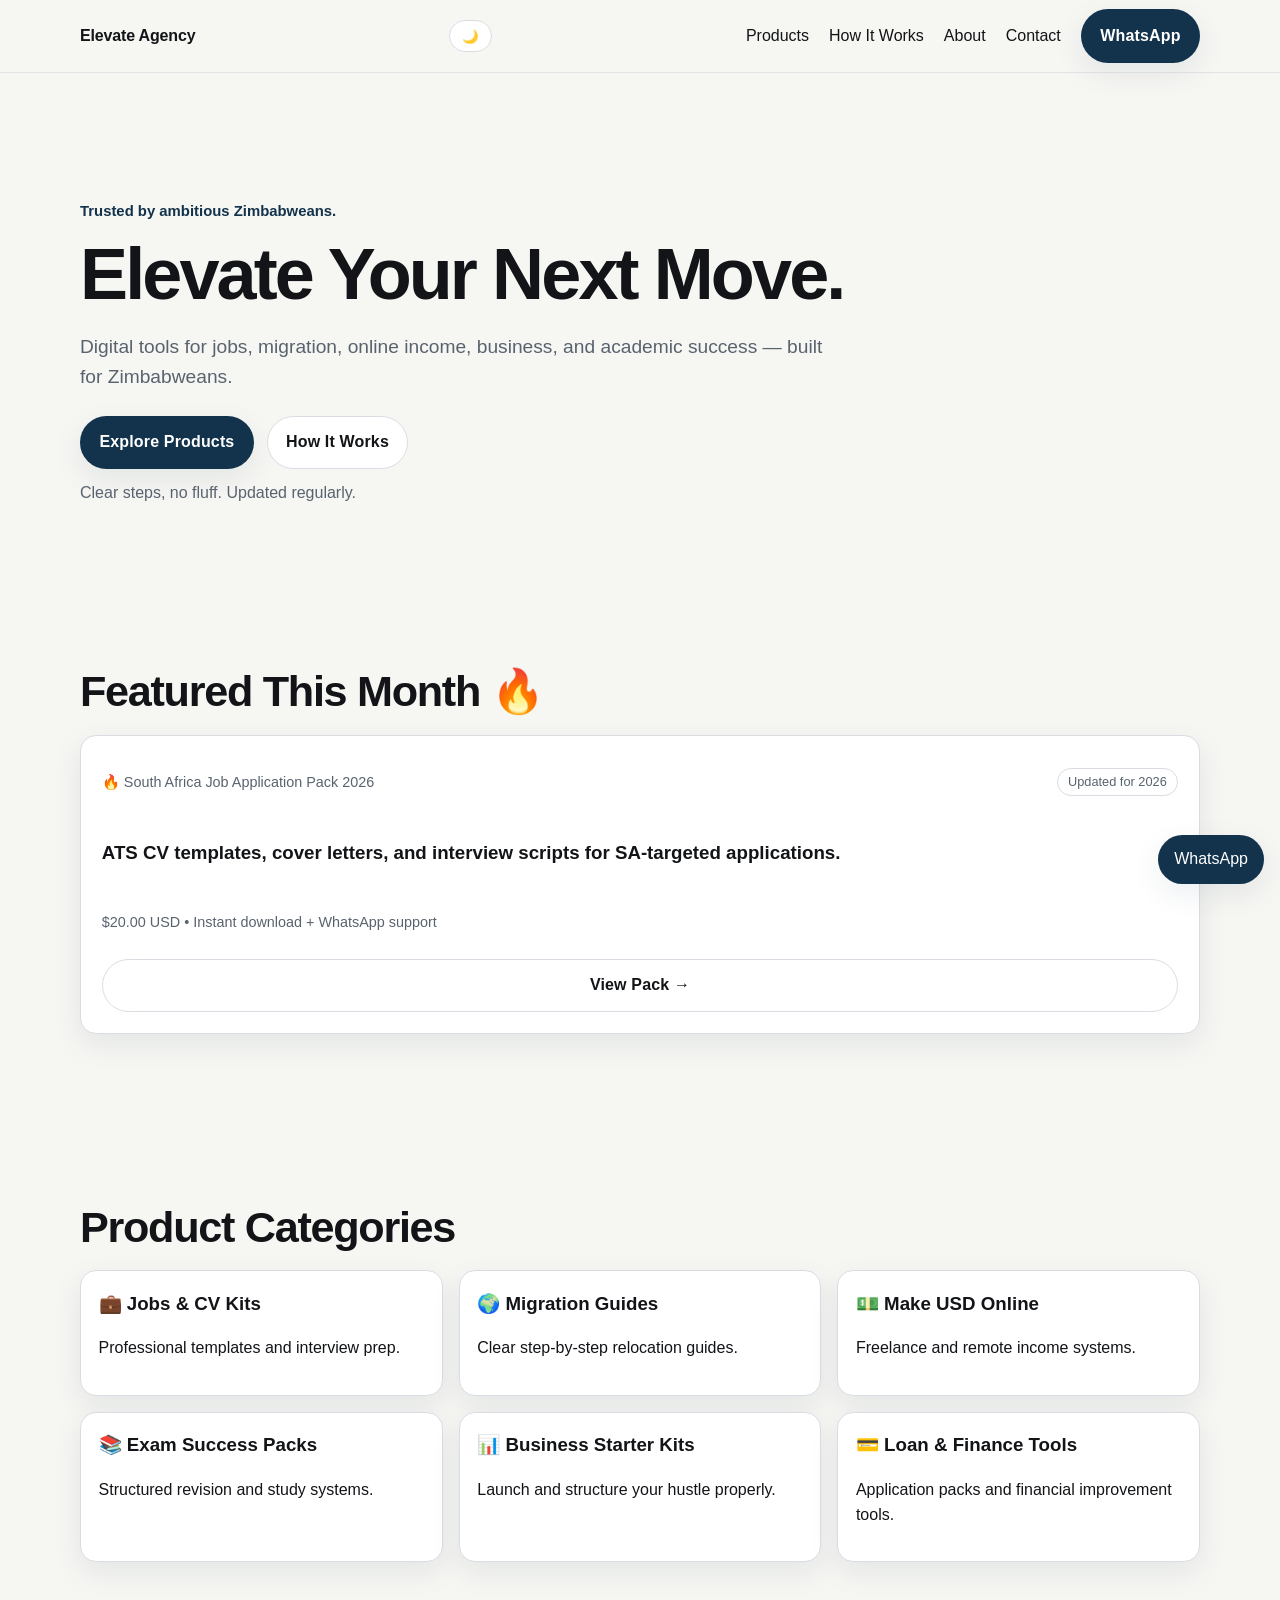
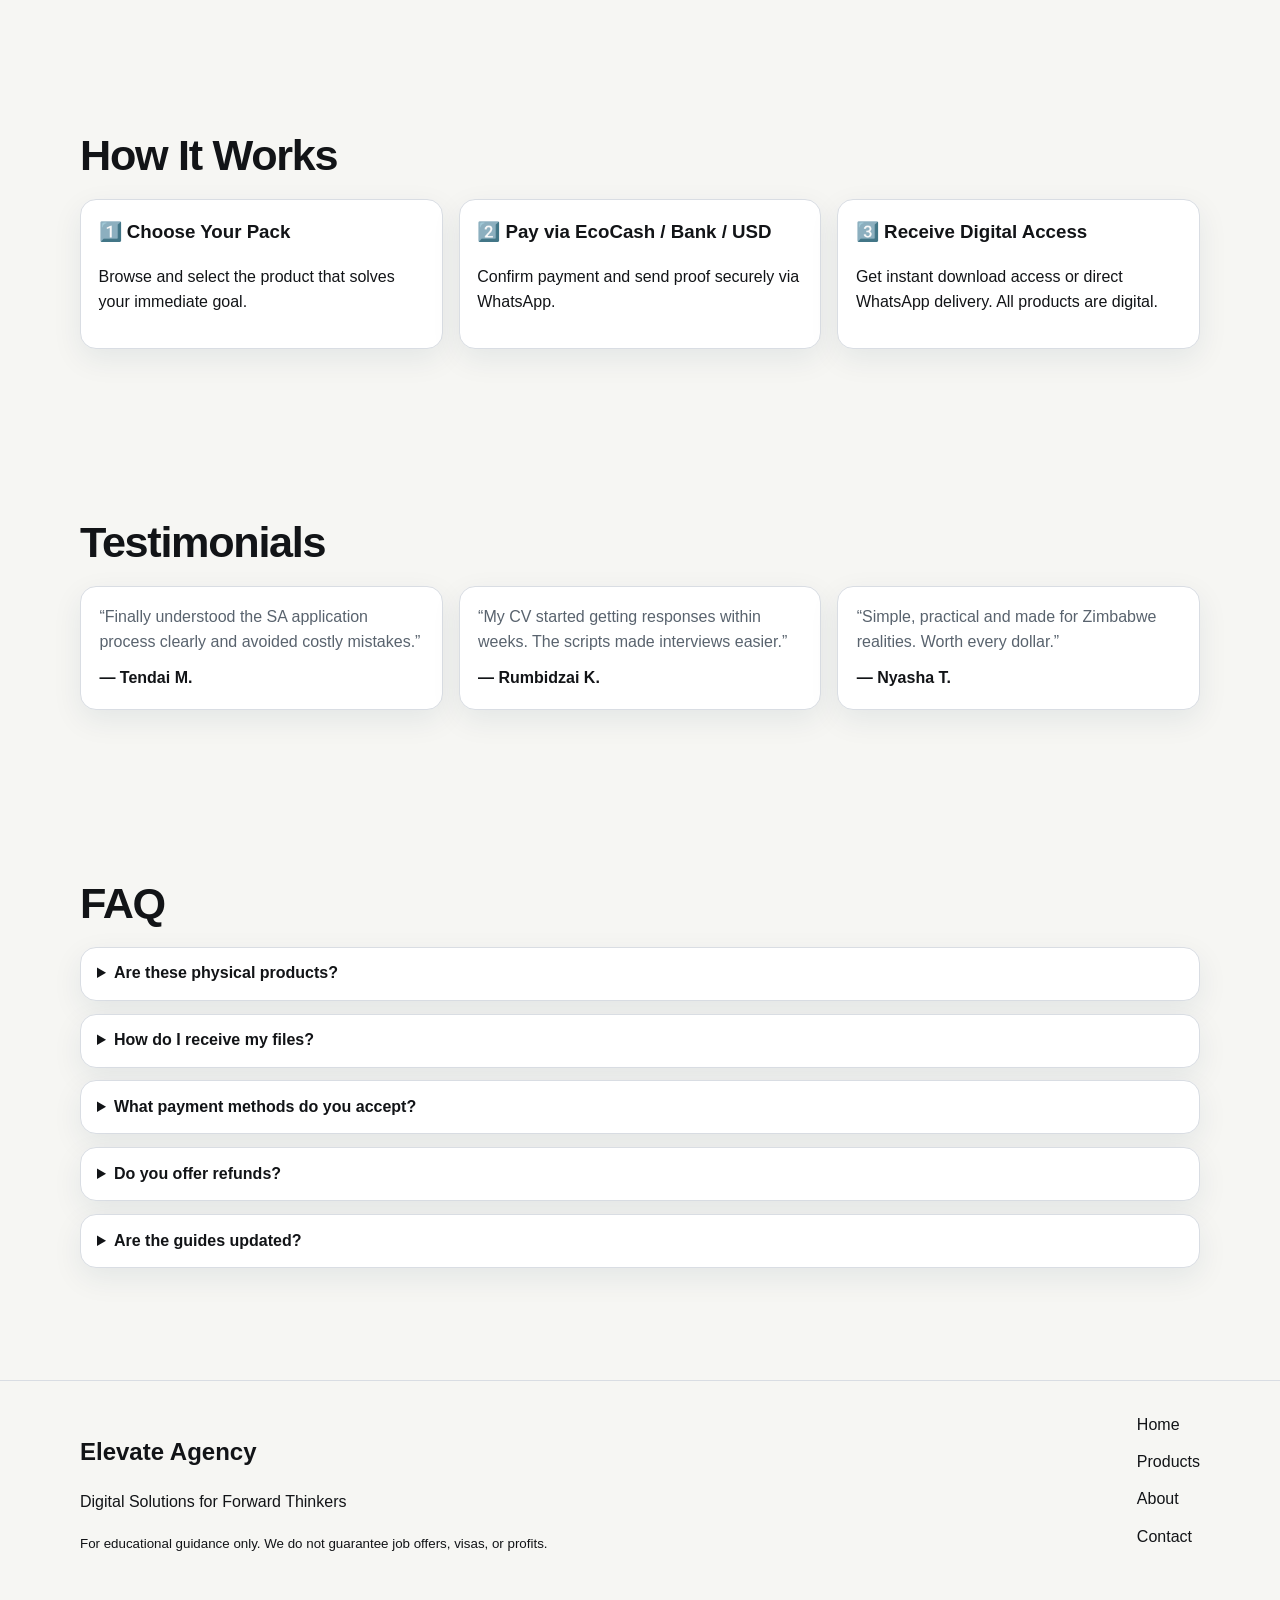
<file: index.html>
<!doctype html>
<html lang="en">
<head>
  <meta charset="UTF-8" />
  <meta name="viewport" content="width=device-width, initial-scale=1.0" />
  <title>Elevate Agency | Digital Solutions for Zimbabweans</title>
  <meta name="description" content="Premium digital product storefront for Zimbabweans: jobs, migration, business, online income, and exam success packs." />
  <meta property="og:title" content="Elevate Agency" />
  <meta property="og:description" content="Digital tools for jobs, migration, online income, business, and academic success — built for Zimbabweans." />
  <meta property="og:type" content="website" />
  <meta property="og:url" content="https://example.com" />
  <meta property="og:image" content="assets/img/og-placeholder.svg" />
  <link rel="stylesheet" href="assets/css/styles.css" />
  <script defer src="assets/js/main.js"></script>
</head>
<body data-page="home">
  <a class="skip-link" href="#main-content">Skip to main content</a>

  <header class="site-header">
    <nav class="navbar container" aria-label="Primary">
      <a class="brand" href="index.html">Elevate Agency</a>
      <button class="nav-toggle" aria-label="Toggle menu" aria-expanded="false">☰</button>
      <button class="theme-toggle" type="button" aria-label="Toggle dark mode" title="Toggle theme">🌙</button>
      <div class="nav-links" id="nav-links">
        <a href="products.html">Products</a>
        <a href="#how-it-works">How It Works</a>
        <a href="about.html">About</a>
        <a href="contact.html">Contact</a>
        <a class="btn btn-primary" href="https://wa.me/263000000000?text=Hi%20Elevate%20Agency%2C%20I%20need%20help%20choosing%20a%20pack" target="_blank" rel="noopener">WhatsApp</a>
      </div>
    </nav>
  </header>

  <main id="main-content">
    <section class="hero container reveal">
      <p class="eyebrow">Trusted by ambitious Zimbabweans.</p>
      <h1>Elevate Your Next Move.</h1>
      <p class="lead">Digital tools for jobs, migration, online income, business, and academic success — built for Zimbabweans.</p>
      <div class="hero-actions">
        <a class="btn btn-primary" href="products.html">Explore Products</a>
        <a class="btn btn-secondary" href="#how-it-works">How It Works</a>
      </div>
      <p class="trust-line">Clear steps, no fluff. Updated regularly.</p>
    </section>

    <section class="container section reveal" aria-labelledby="featured-title">
      <div class="section-heading">
        <h2 id="featured-title">Featured This Month 🔥</h2>
      </div>
      <article id="featured-card" class="featured-card"></article>
    </section>

    <section class="container section reveal" aria-labelledby="categories-title">
      <div class="section-heading">
        <h2 id="categories-title">Product Categories</h2>
      </div>
      <div class="category-grid">
        <article class="category-card"><h3>💼 Jobs &amp; CV Kits</h3><p>Professional templates and interview prep.</p></article>
        <article class="category-card"><h3>🌍 Migration Guides</h3><p>Clear step-by-step relocation guides.</p></article>
        <article class="category-card"><h3>💵 Make USD Online</h3><p>Freelance and remote income systems.</p></article>
        <article class="category-card"><h3>📚 Exam Success Packs</h3><p>Structured revision and study systems.</p></article>
        <article class="category-card"><h3>📊 Business Starter Kits</h3><p>Launch and structure your hustle properly.</p></article>
        <article class="category-card"><h3>💳 Loan &amp; Finance Tools</h3><p>Application packs and financial improvement tools.</p></article>
      </div>
    </section>

    <section id="how-it-works" class="container section reveal" aria-labelledby="how-title">
      <div class="section-heading"><h2 id="how-title">How It Works</h2></div>
      <div class="steps-grid">
        <article class="step-card"><h3>1️⃣ Choose Your Pack</h3><p>Browse and select the product that solves your immediate goal.</p></article>
        <article class="step-card"><h3>2️⃣ Pay via EcoCash / Bank / USD</h3><p>Confirm payment and send proof securely via WhatsApp.</p></article>
        <article class="step-card"><h3>3️⃣ Receive Digital Access</h3><p>Get instant download access or direct WhatsApp delivery. All products are digital.</p></article>
      </div>
    </section>

    <section class="container section reveal" aria-labelledby="testimonials-title">
      <div class="section-heading"><h2 id="testimonials-title">Testimonials</h2></div>
      <div class="testimonials-grid">
        <blockquote>“Finally understood the SA application process clearly and avoided costly mistakes.”<cite>— Tendai M.</cite></blockquote>
        <blockquote>“My CV started getting responses within weeks. The scripts made interviews easier.”<cite>— Rumbidzai K.</cite></blockquote>
        <blockquote>“Simple, practical and made for Zimbabwe realities. Worth every dollar.”<cite>— Nyasha T.</cite></blockquote>
      </div>
    </section>

    <section class="container section reveal" aria-labelledby="faq-title">
      <div class="section-heading"><h2 id="faq-title">FAQ</h2></div>
      <div class="faq-list">
        <details><summary>Are these physical products?</summary><p>No. Every product is a digital file or pack.</p></details>
        <details><summary>How do I receive my files?</summary><p>By instant download link or WhatsApp delivery after payment confirmation.</p></details>
        <details><summary>What payment methods do you accept?</summary><p>EcoCash, Bank Transfer, and USD with confirmation via WhatsApp.</p></details>
        <details><summary>Do you offer refunds?</summary><p>Because products are digital, refunds are limited. We support delivery and access issues quickly.</p></details>
        <details><summary>Are the guides updated?</summary><p>Yes. Core packs are reviewed and updated regularly for current requirements.</p></details>
      </div>
    </section>
  </main>

  <footer class="site-footer">
    <div class="container footer-grid">
      <div>
        <h2>Elevate Agency</h2>
        <p>Digital Solutions for Forward Thinkers</p>
        <small>For educational guidance only. We do not guarantee job offers, visas, or profits.</small>
      </div>
      <ul class="footer-links" aria-label="Footer links">
        <li><a href="index.html">Home</a></li>
        <li><a href="products.html">Products</a></li>
        <li><a href="about.html">About</a></li>
        <li><a href="contact.html">Contact</a></li>
      </ul>
    </div>
  </footer>

  <a class="whatsapp-float" aria-label="Chat on WhatsApp" href="https://wa.me/263000000000?text=Hi%20Elevate%20Agency" target="_blank" rel="noopener">WhatsApp</a>
</body>
</html>
</file>
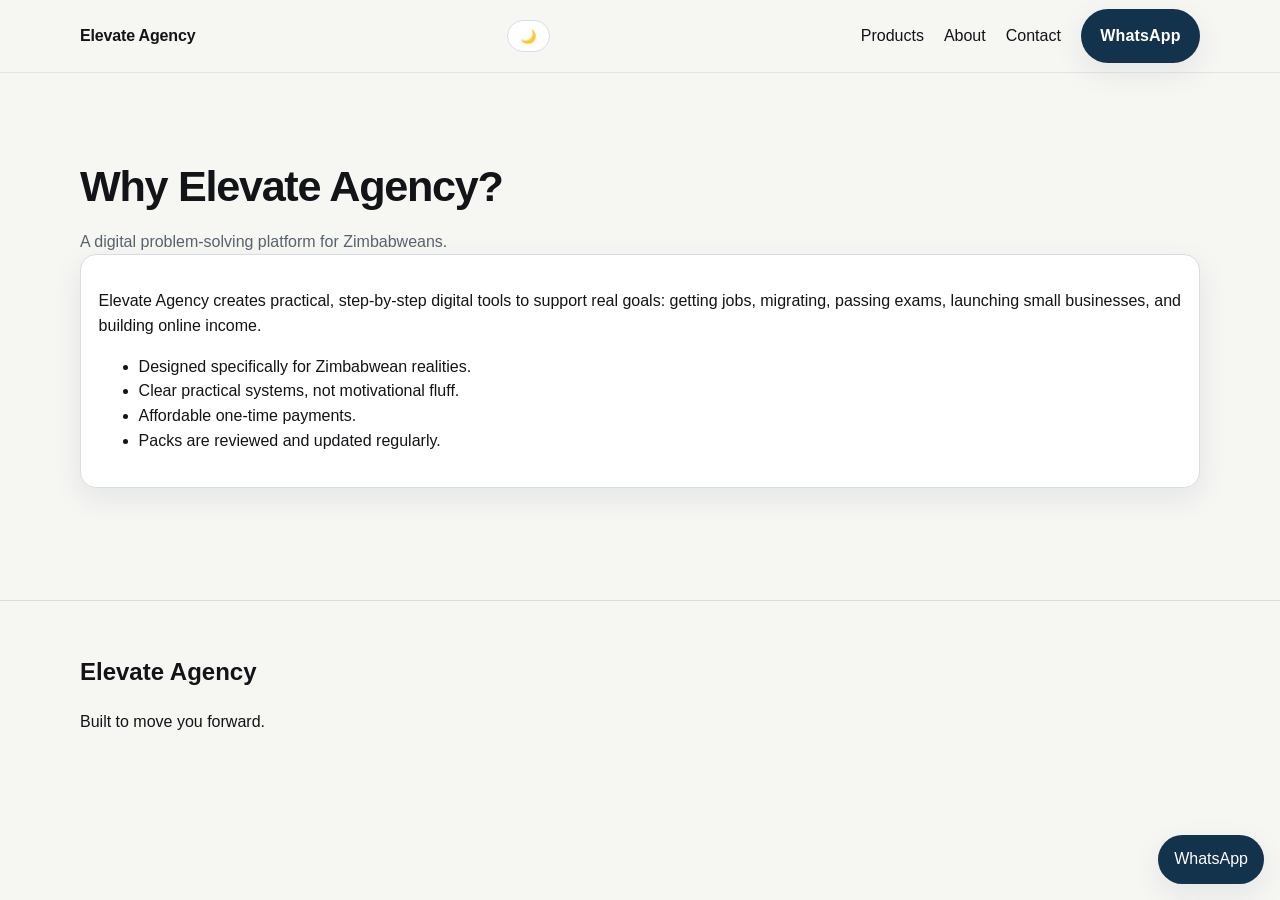
<file: about.html>
<!doctype html>
<html lang="en">
<head>
  <meta charset="UTF-8" />
  <meta name="viewport" content="width=device-width, initial-scale=1.0" />
  <title>About | Elevate Agency</title>
  <meta name="description" content="Learn how Elevate Agency helps Zimbabweans move forward with practical digital tools." />
  <meta property="og:title" content="About | Elevate Agency" />
  <link rel="stylesheet" href="assets/css/styles.css" />
  <script defer src="assets/js/main.js"></script>
</head>
<body data-page="about">
  <header class="site-header">
    <nav class="navbar container" aria-label="Primary">
      <a class="brand" href="index.html">Elevate Agency</a>
      <button class="nav-toggle" aria-label="Toggle menu" aria-expanded="false">☰</button>
      <button class="theme-toggle" type="button" aria-label="Toggle dark mode" title="Toggle theme">🌙</button>
      <div class="nav-links" id="nav-links">
        <a href="products.html">Products</a>
        <a href="about.html" aria-current="page">About</a>
        <a href="contact.html">Contact</a>
        <a class="btn btn-primary" href="https://wa.me/263000000000" target="_blank" rel="noopener">WhatsApp</a>
      </div>
    </nav>
  </header>

  <main class="container section" id="main-content">
    <div class="section-heading reveal">
      <h1>Why Elevate Agency?</h1>
      <p>A digital problem-solving platform for Zimbabweans.</p>
    </div>
    <section class="about-content reveal">
      <p>Elevate Agency creates practical, step-by-step digital tools to support real goals: getting jobs, migrating, passing exams, launching small businesses, and building online income.</p>
      <ul>
        <li>Designed specifically for Zimbabwean realities.</li>
        <li>Clear practical systems, not motivational fluff.</li>
        <li>Affordable one-time payments.</li>
        <li>Packs are reviewed and updated regularly.</li>
      </ul>
    </section>
  </main>

  <footer class="site-footer"><div class="container footer-grid"><div><h2>Elevate Agency</h2><p>Built to move you forward.</p></div></div></footer>
  <a class="whatsapp-float" aria-label="Chat on WhatsApp" href="https://wa.me/263000000000?text=Hi%20Elevate%20Agency" target="_blank" rel="noopener">WhatsApp</a>
</body>
</html>
</file>
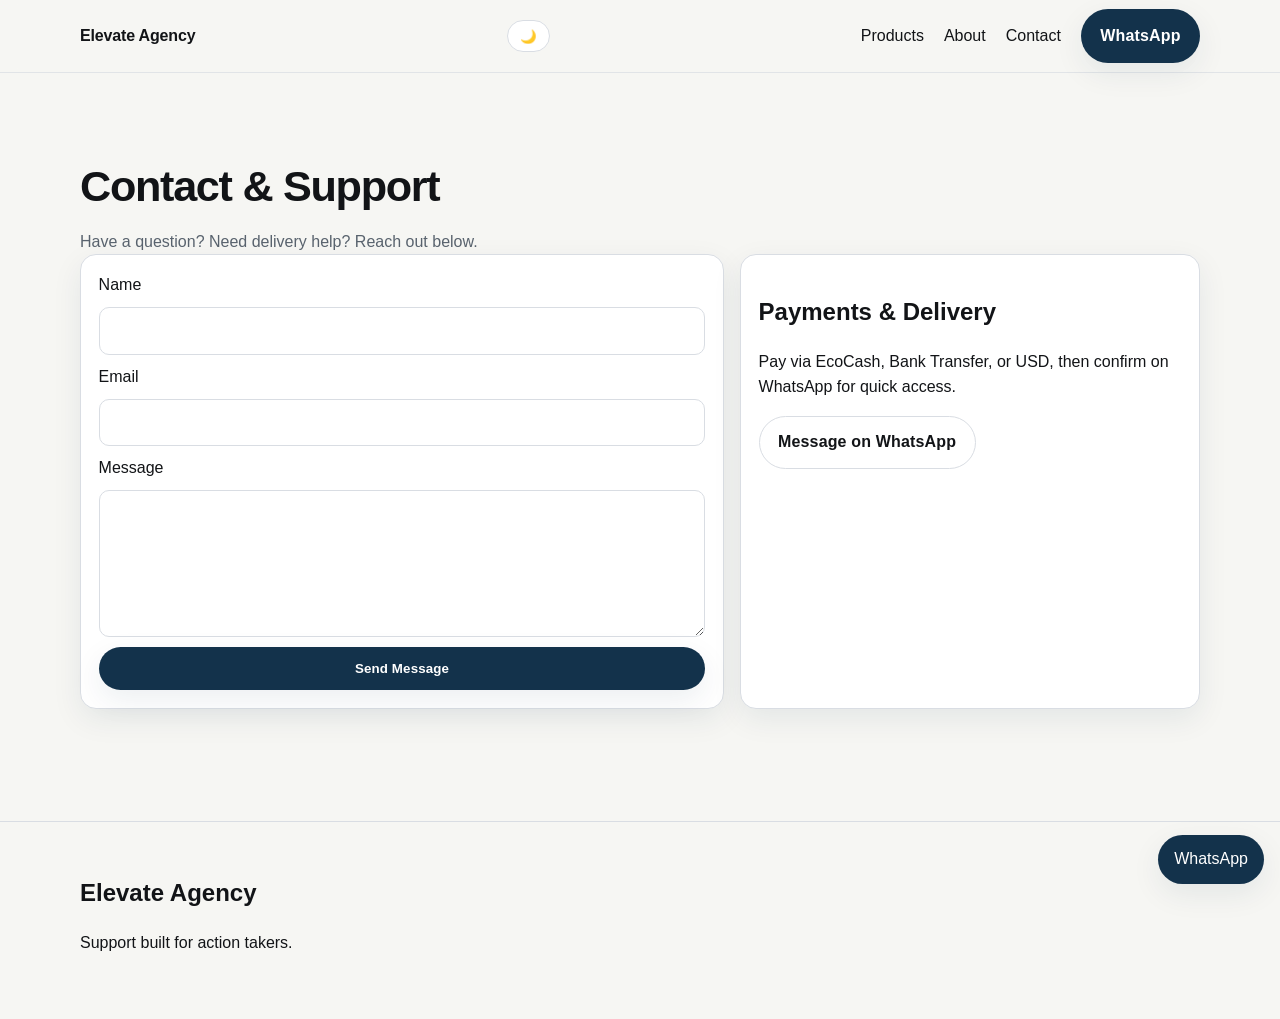
<file: contact.html>
<!doctype html>
<html lang="en">
<head>
  <meta charset="UTF-8" />
  <meta name="viewport" content="width=device-width, initial-scale=1.0" />
  <title>Contact | Elevate Agency</title>
  <meta name="description" content="Contact Elevate Agency for support, product questions, and delivery assistance." />
  <meta property="og:title" content="Contact | Elevate Agency" />
  <link rel="stylesheet" href="assets/css/styles.css" />
  <script defer src="assets/js/main.js"></script>
</head>
<body data-page="contact">
  <header class="site-header">
    <nav class="navbar container" aria-label="Primary">
      <a class="brand" href="index.html">Elevate Agency</a>
      <button class="nav-toggle" aria-label="Toggle menu" aria-expanded="false">☰</button>
      <button class="theme-toggle" type="button" aria-label="Toggle dark mode" title="Toggle theme">🌙</button>
      <div class="nav-links" id="nav-links">
        <a href="products.html">Products</a>
        <a href="about.html">About</a>
        <a href="contact.html" aria-current="page">Contact</a>
        <a class="btn btn-primary" href="https://wa.me/263000000000" target="_blank" rel="noopener">WhatsApp</a>
      </div>
    </nav>
  </header>

  <main class="container section" id="main-content">
    <div class="section-heading reveal">
      <h1>Contact & Support</h1>
      <p>Have a question? Need delivery help? Reach out below.</p>
    </div>
    <section class="contact-grid reveal">
      <form class="contact-form" aria-label="Contact form">
        <label for="name">Name</label>
        <input id="name" name="name" type="text" required />

        <label for="email">Email</label>
        <input id="email" name="email" type="email" required />

        <label for="message">Message</label>
        <textarea id="message" name="message" rows="5" required></textarea>

        <button class="btn btn-primary" type="submit">Send Message</button>
      </form>
      <aside class="contact-side">
        <h2>Payments & Delivery</h2>
        <p>Pay via EcoCash, Bank Transfer, or USD, then confirm on WhatsApp for quick access.</p>
        <a class="btn btn-secondary" href="https://wa.me/263000000000?text=Hi%20Elevate%20Agency%2C%20I%20have%20a%20payment%20query" target="_blank" rel="noopener">Message on WhatsApp</a>
      </aside>
    </section>
  </main>

  <footer class="site-footer"><div class="container footer-grid"><div><h2>Elevate Agency</h2><p>Support built for action takers.</p></div></div></footer>
  <a class="whatsapp-float" aria-label="Chat on WhatsApp" href="https://wa.me/263000000000?text=Hi%20Elevate%20Agency" target="_blank" rel="noopener">WhatsApp</a>
</body>
</html>
</file>
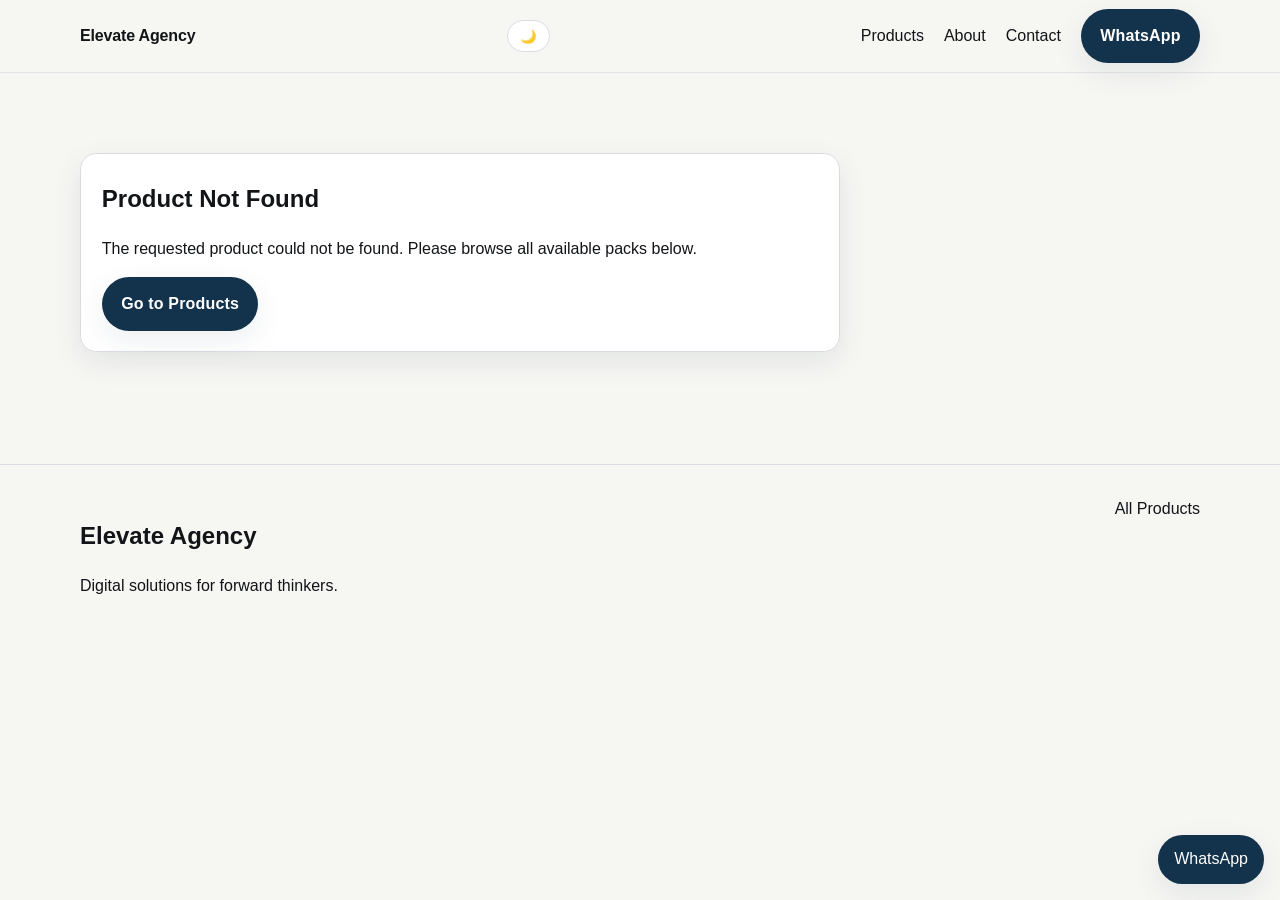
<file: product.html>
<!doctype html>
<html lang="en">
<head>
  <meta charset="UTF-8" />
  <meta name="viewport" content="width=device-width, initial-scale=1.0" />
  <title>Product Details | Elevate Agency</title>
  <meta name="description" content="Product details for Elevate Agency digital packs." />
  <meta property="og:title" content="Product Details | Elevate Agency" />
  <meta property="og:type" content="website" />
  <link rel="stylesheet" href="assets/css/styles.css" />
  <script defer src="assets/js/main.js"></script>
</head>
<body data-page="product">
  <header class="site-header">
    <nav class="navbar container" aria-label="Primary">
      <a class="brand" href="index.html">Elevate Agency</a>
      <button class="nav-toggle" aria-label="Toggle menu" aria-expanded="false">☰</button>
      <button class="theme-toggle" type="button" aria-label="Toggle dark mode" title="Toggle theme">🌙</button>
      <div class="nav-links" id="nav-links">
        <a href="products.html">Products</a>
        <a href="about.html">About</a>
        <a href="contact.html">Contact</a>
        <a class="btn btn-primary" href="https://wa.me/263000000000" target="_blank" rel="noopener">WhatsApp</a>
      </div>
    </nav>
  </header>

  <main class="container section" id="main-content">
    <article class="product-detail" id="product-detail" aria-live="polite"></article>
  </main>

  <footer class="site-footer">
    <div class="container footer-grid">
      <div><h2>Elevate Agency</h2><p>Digital solutions for forward thinkers.</p></div>
      <ul class="footer-links"><li><a href="products.html">All Products</a></li></ul>
    </div>
  </footer>
  <a class="whatsapp-float" aria-label="Chat on WhatsApp" href="https://wa.me/263000000000?text=Hi%20Elevate%20Agency" target="_blank" rel="noopener">WhatsApp</a>
</body>
</html>
</file>
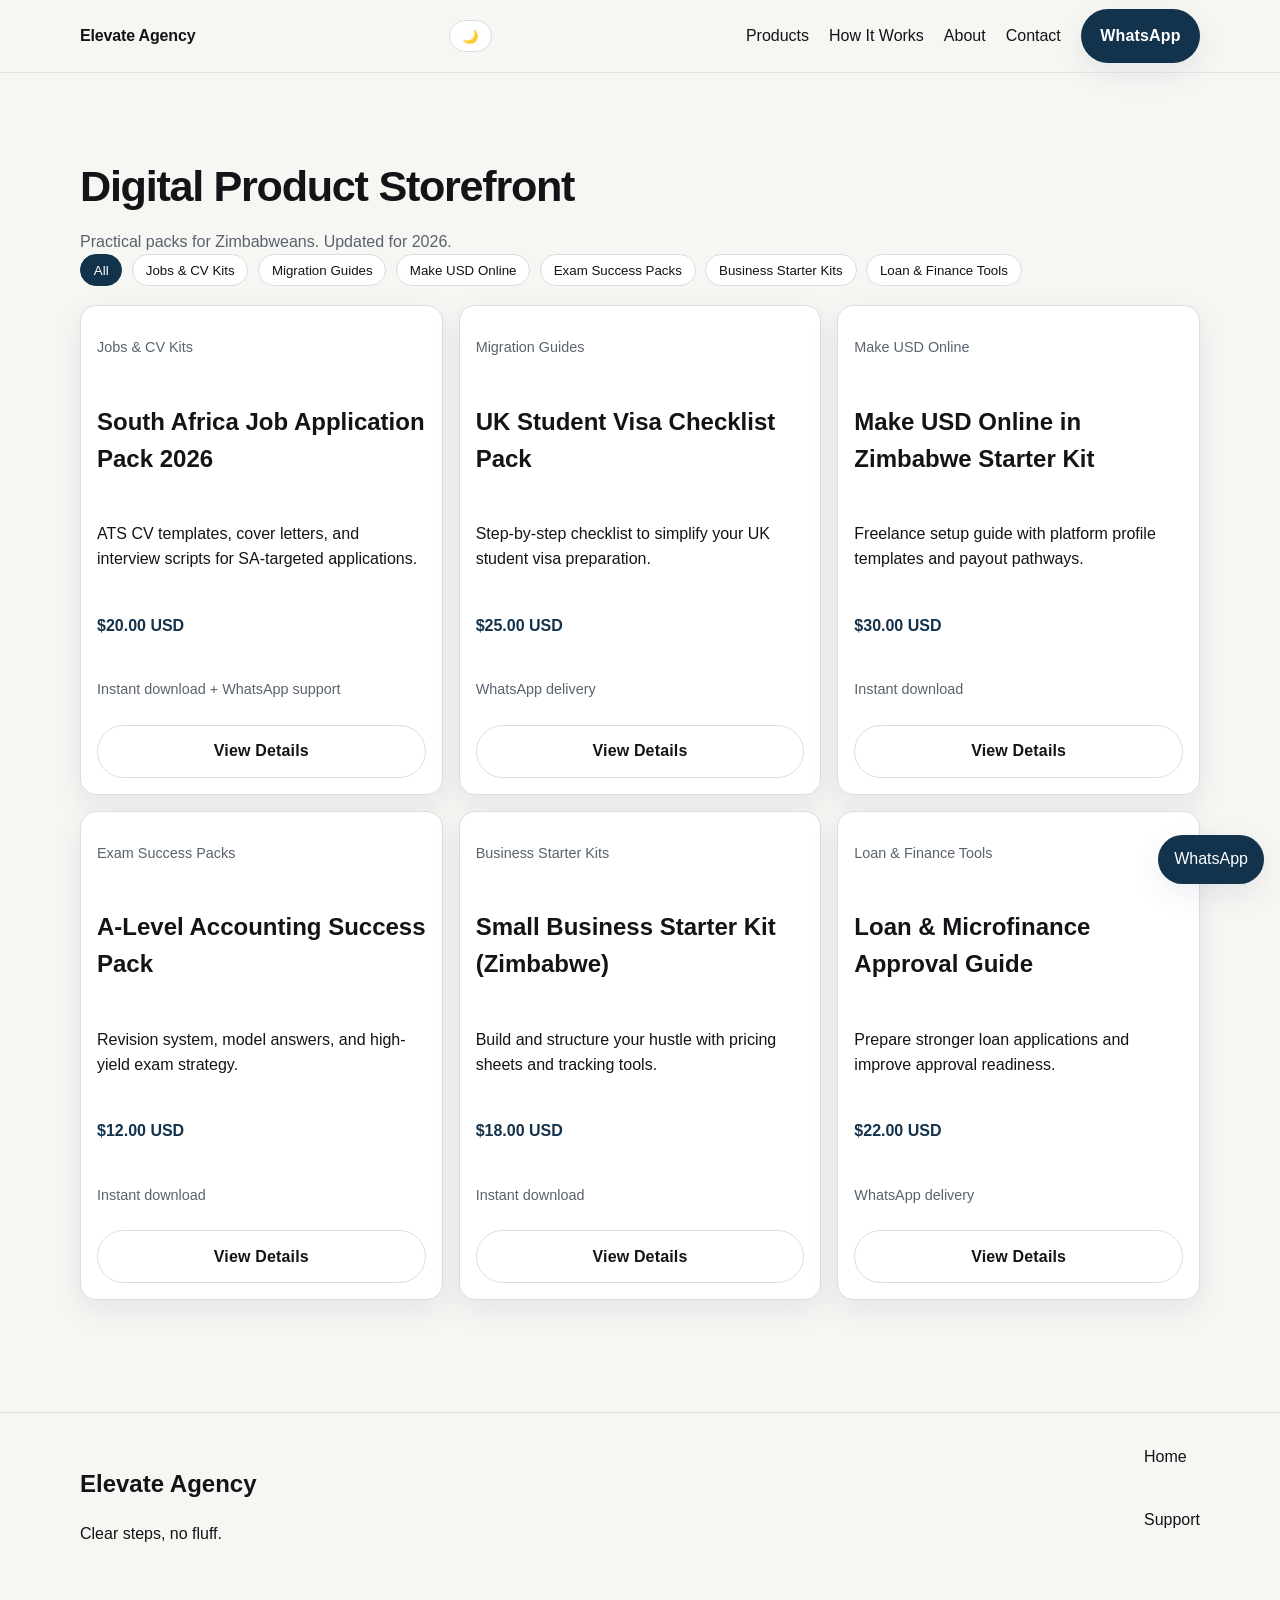
<file: products.html>
<!doctype html>
<html lang="en">
<head>
  <meta charset="UTF-8" />
  <meta name="viewport" content="width=device-width, initial-scale=1.0" />
  <title>Products | Elevate Agency</title>
  <meta name="description" content="Explore digital product packs for jobs, migration, exam success, business, finance, and online income." />
  <meta property="og:title" content="Products | Elevate Agency" />
  <meta property="og:description" content="Find premium digital packs for Zimbabweans." />
  <meta property="og:type" content="website" />
  <link rel="stylesheet" href="assets/css/styles.css" />
  <script defer src="assets/js/main.js"></script>
</head>
<body data-page="products">
  <header class="site-header">
    <nav class="navbar container" aria-label="Primary">
      <a class="brand" href="index.html">Elevate Agency</a>
      <button class="nav-toggle" aria-label="Toggle menu" aria-expanded="false">☰</button>
      <button class="theme-toggle" type="button" aria-label="Toggle dark mode" title="Toggle theme">🌙</button>
      <div class="nav-links" id="nav-links">
        <a href="products.html" aria-current="page">Products</a>
        <a href="index.html#how-it-works">How It Works</a>
        <a href="about.html">About</a>
        <a href="contact.html">Contact</a>
        <a class="btn btn-primary" href="https://wa.me/263000000000" target="_blank" rel="noopener">WhatsApp</a>
      </div>
    </nav>
  </header>

  <main class="container section" id="main-content">
    <div class="section-heading reveal">
      <h1>Digital Product Storefront</h1>
      <p>Practical packs for Zimbabweans. Updated for 2026.</p>
    </div>
    <section class="filter-wrap reveal" aria-label="Category filters" id="category-filters"></section>
    <section class="products-grid reveal" aria-live="polite" id="products-list"></section>
  </main>

  <footer class="site-footer">
    <div class="container footer-grid">
      <div><h2>Elevate Agency</h2><p>Clear steps, no fluff.</p></div>
      <ul class="footer-links"><li><a href="index.html">Home</a></li><li><a href="contact.html">Support</a></li></ul>
    </div>
  </footer>
  <a class="whatsapp-float" aria-label="Chat on WhatsApp" href="https://wa.me/263000000000?text=Hi%20Elevate%20Agency" target="_blank" rel="noopener">WhatsApp</a>
</body>
</html>
</file>
<file: assets/css/styles.css>
:root {
  --bg: #f6f6f3;
  --surface: #ffffff;
  --text: #121417;
  --muted: #59636e;
  --accent: #13324b;
  --accent-strong: #0e263b;
  --border: #d9dde3;
  --header-bg: rgba(246, 246, 243, 0.88);
  --shadow: 0 10px 30px rgba(19, 50, 75, 0.08);
  --shadow-strong: 0 16px 30px rgba(19, 50, 75, 0.2);
  --radius: 16px;
}

body[data-theme="dark"] {
  --bg: #0f1216;
  --surface: #171c22;
  --text: #edf1f5;
  --muted: #a6b0bb;
  --accent: #9fc6e9;
  --accent-strong: #c2dcf2;
  --border: #2a333d;
  --header-bg: rgba(15, 18, 22, 0.84);
  --shadow: 0 10px 30px rgba(0, 0, 0, 0.25);
  --shadow-strong: 0 16px 30px rgba(0, 0, 0, 0.4);
}

* { box-sizing: border-box; }
html { scroll-behavior: smooth; }
body {
  margin: 0;
  font-family: -apple-system, BlinkMacSystemFont, "Segoe UI", Roboto, "Helvetica Neue", Arial, sans-serif;
  background: var(--bg);
  color: var(--text);
  line-height: 1.55;
  transition: background-color .3s ease, color .3s ease;
}

img { max-width: 100%; display: block; }
a { color: inherit; text-decoration: none; }
a:focus-visible, button:focus-visible, input:focus-visible, textarea:focus-visible, details:focus-visible, summary:focus-visible {
  outline: 3px solid color-mix(in srgb, var(--accent) 45%, transparent);
  outline-offset: 2px;
}

.container { width: min(1120px, 92%); margin: 0 auto; }
.section { padding: 5rem 0; }
.section-heading h1, .section-heading h2 { font-size: clamp(1.8rem, 4vw, 2.7rem); margin: 0 0 .6rem; letter-spacing: -0.03em; }
.section-heading p { margin: 0; color: var(--muted); }

.skip-link {
  position: absolute;
  left: -999px;
  top: 1rem;
  background: var(--surface);
  border: 1px solid var(--border);
  padding: .5rem .75rem;
  border-radius: 10px;
}
.skip-link:focus { left: 1rem; z-index: 999; }

.site-header {
  position: sticky;
  top: 0;
  backdrop-filter: blur(8px);
  background: var(--header-bg);
  border-bottom: 1px solid color-mix(in srgb, var(--border) 70%, transparent);
  z-index: 100;
}

.navbar { display: flex; align-items: center; justify-content: space-between; min-height: 72px; gap: 1rem; }
.brand { font-weight: 650; letter-spacing: -0.01em; }
.nav-links { display: flex; align-items: center; gap: 1.25rem; }
.nav-toggle, .theme-toggle {
  border: 1px solid var(--border);
  border-radius: 999px;
  background: var(--surface);
  color: var(--text);
  padding: .45rem .75rem;
}
.nav-toggle { display: none; }

.btn {
  display: inline-flex;
  align-items: center;
  justify-content: center;
  border-radius: 999px;
  padding: .82rem 1.15rem;
  border: 1px solid transparent;
  transition: transform .2s ease, box-shadow .25s ease, background-color .25s ease, border-color .25s ease;
  font-weight: 600;
  letter-spacing: .01em;
}
.btn:hover { transform: translateY(-2px); }
.btn-primary {
  background: var(--accent);
  color: #fff;
  box-shadow: var(--shadow);
}
body[data-theme="dark"] .btn-primary { color: #0e1520; }
.btn-primary:hover { box-shadow: var(--shadow-strong); background: var(--accent-strong); }
.btn-secondary {
  border-color: var(--border);
  background: var(--surface);
}
.btn-secondary:hover { border-color: var(--accent); color: var(--accent-strong); }

.hero { padding: 7rem 0 4.5rem; }
.eyebrow { color: var(--accent); font-weight: 600; font-size: .93rem; margin-bottom: .9rem; }
.hero h1 { font-size: clamp(2.4rem, 7vw, 4.5rem); line-height: 1.05; letter-spacing: -0.04em; margin: 0 0 1rem; }
.lead { max-width: 70ch; color: var(--muted); font-size: clamp(1rem, 2vw, 1.2rem); margin-bottom: 1.5rem; }
.hero-actions { display: flex; gap: .8rem; flex-wrap: wrap; margin-bottom: .8rem; }
.trust-line { color: var(--muted); margin: 0; }

.featured-card, .category-card, .step-card, .products-grid article, .product-detail, .about-content, .contact-form, .contact-side, .testimonials-grid blockquote, .faq-list details {
  background: var(--surface);
  border: 1px solid var(--border);
  border-radius: var(--radius);
  box-shadow: var(--shadow);
}

.featured-card { padding: 1.3rem; display: grid; gap: .7rem; }
.featured-topline { display: flex; justify-content: space-between; align-items: center; gap: .6rem; }
.badge { border-radius: 999px; border: 1px solid var(--border); padding: .2rem .65rem; font-size: .8rem; color: var(--muted); }

.category-grid, .steps-grid, .testimonials-grid, .products-grid { display: grid; gap: 1rem; }
.category-grid { grid-template-columns: repeat(3, minmax(0, 1fr)); }
.steps-grid, .testimonials-grid { grid-template-columns: repeat(3, minmax(0, 1fr)); }
.category-card, .step-card { padding: 1.1rem; }
.category-card h3, .step-card h3 { margin-top: 0; }

.testimonials-grid blockquote { margin: 0; padding: 1.15rem; color: var(--muted); }
.testimonials-grid cite { display: block; margin-top: .7rem; color: var(--text); font-style: normal; font-weight: 600; }

.faq-list { display: grid; gap: .8rem; }
.faq-list details { padding: .85rem 1rem; }
summary { cursor: pointer; font-weight: 600; }

.filter-wrap { display: flex; flex-wrap: wrap; gap: .6rem; margin-bottom: 1.2rem; }
.filter-wrap button { border: 1px solid var(--border); background: var(--surface); color: var(--text); border-radius: 999px; padding: .45rem .8rem; cursor: pointer; }
.filter-wrap button.active { background: var(--accent); color: #fff; border-color: var(--accent); }
body[data-theme="dark"] .filter-wrap button.active { color: #0e1520; }
.products-grid { grid-template-columns: repeat(3, minmax(0, 1fr)); }
.products-grid article { padding: 1rem; display: flex; flex-direction: column; gap: .6rem; }
.price { font-weight: 700; color: var(--accent); }
.meta { color: var(--muted); font-size: .9rem; }

.product-detail { padding: 1.3rem; max-width: 760px; }
.product-detail h1 { margin-top: .3rem; }
.product-detail ul { padding-left: 1.1rem; }
.product-actions { display: flex; flex-wrap: wrap; gap: .75rem; margin-top: 1rem; }

.contact-grid { display: grid; grid-template-columns: 1.4fr 1fr; gap: 1rem; }
.contact-form, .contact-side, .about-content { padding: 1.1rem; }
.contact-form { display: grid; gap: .6rem; }
input, textarea { width: 100%; border: 1px solid var(--border); background: var(--surface); color: var(--text); border-radius: 10px; padding: .65rem; font: inherit; }

.site-footer { padding: 2rem 0 3rem; border-top: 1px solid var(--border); margin-top: 2rem; }
.footer-grid { display: flex; justify-content: space-between; gap: 1rem; flex-wrap: wrap; }
.footer-links { list-style: none; margin: 0; padding: 0; display: grid; gap: .4rem; }

.whatsapp-float {
  position: fixed;
  right: 1rem;
  bottom: 1rem;
  background: var(--accent);
  color: #fff;
  padding: .75rem 1rem;
  border-radius: 999px;
  box-shadow: var(--shadow);
}
body[data-theme="dark"] .whatsapp-float { color: #0e1520; }

.reveal { opacity: 0; transform: translateY(16px); transition: opacity .5s ease, transform .5s ease; }
.reveal.visible { opacity: 1; transform: translateY(0); }

@media (max-width: 900px) {
  .category-grid, .steps-grid, .testimonials-grid, .products-grid, .contact-grid { grid-template-columns: 1fr 1fr; }
}

@media (max-width: 720px) {
  .nav-toggle { display: inline-flex; }
  .nav-links {
    position: absolute;
    top: 72px;
    right: 4%;
    width: min(320px, 92vw);
    background: var(--surface);
    border: 1px solid var(--border);
    border-radius: 14px;
    box-shadow: var(--shadow);
    display: none;
    flex-direction: column;
    align-items: flex-start;
    padding: .9rem;
    gap: .8rem;
  }
  .nav-links.open { display: flex; }
  .category-grid, .steps-grid, .testimonials-grid, .products-grid, .contact-grid { grid-template-columns: 1fr; }
  .section { padding: 3.2rem 0; }
}
</file>
